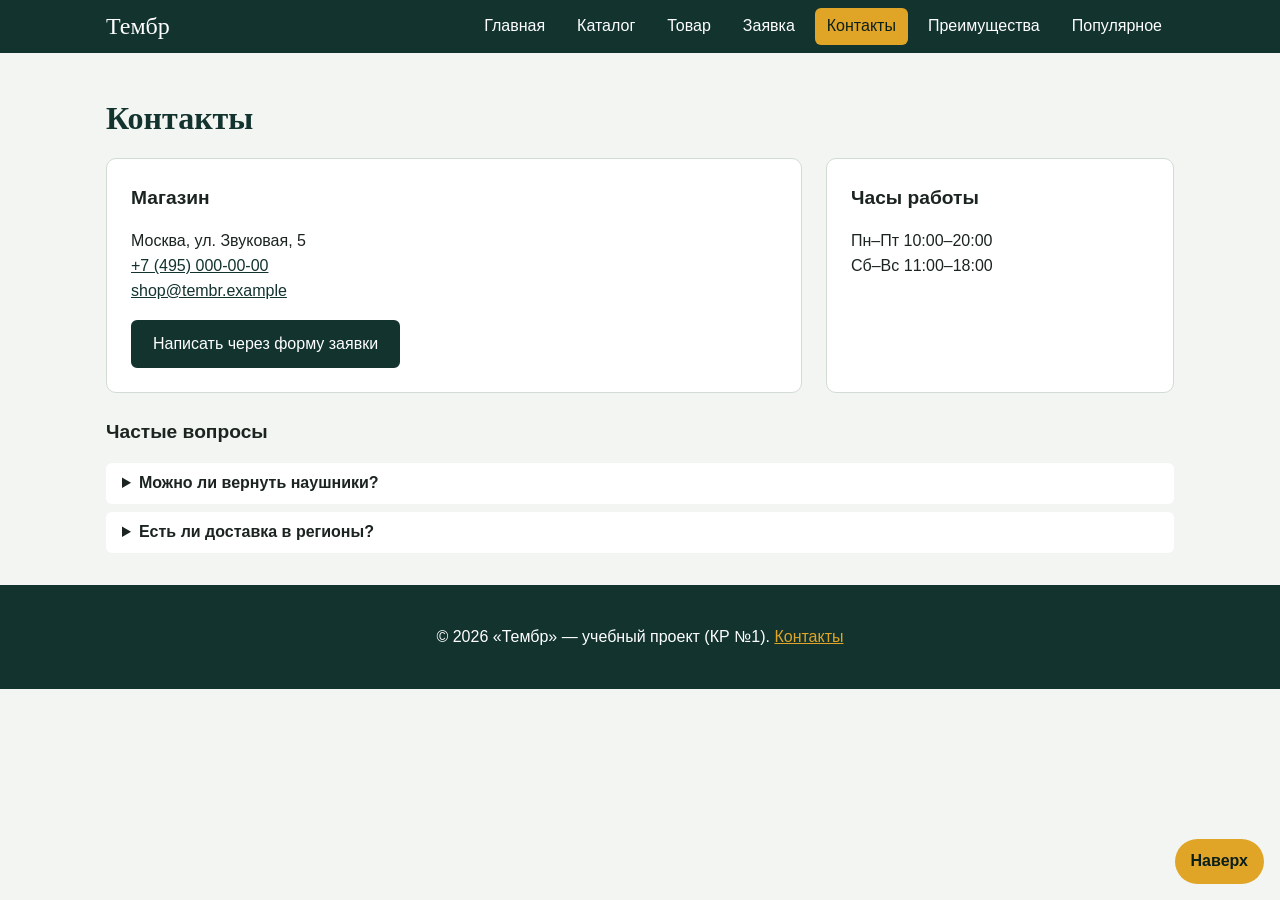
<file: contacts.html>
<!DOCTYPE html>
<html lang="ru">
<head>
  <meta charset="UTF-8">
  <meta name="viewport" content="width=device-width, initial-scale=1">
  <title>Контакты — Тембр</title>
  <meta name="description" content="Адрес, телефон и часы работы магазина наушников Тембр.">
  <link rel="stylesheet" href="css/style.css">
</head>
<body>
  <header class="site-header" id="top">
    <div class="site-header__inner">
      <a class="site-header__logo" href="index.html">Тембр</a>
      <nav class="site-nav" aria-label="Основное меню">
        <ul class="site-nav__list">
          <li class="site-nav__item"><a class="site-nav__link" href="index.html">Главная</a></li>
          <li class="site-nav__item"><a class="site-nav__link" href="catalog.html">Каталог</a></li>
          <li class="site-nav__item"><a class="site-nav__link" href="product.html">Товар</a></li>
          <li class="site-nav__item"><a class="site-nav__link" href="order.html">Заявка</a></li>
          <li class="site-nav__item"><a class="site-nav__link site-nav__link--active" href="contacts.html">Контакты</a></li>
          <li class="site-nav__item"><a class="site-nav__link" href="index.html#advantages">Преимущества</a></li>
          <li class="site-nav__item"><a class="site-nav__link" href="index.html#popular">Популярное</a></li>
        </ul>
      </nav>
    </div>
  </header>
  <main class="page">
    <h1 class="section__title">Контакты</h1>
    <div class="contacts">
      <section class="contacts__info">
        <h2 class="contacts__title">Магазин</h2>
        <p>Москва, ул. Звуковая, 5<br><a href="tel:+74950000000">+7 (495) 000-00-00</a><br><a href="mailto:shop@tembr.example">shop@tembr.example</a></p>
        <a class="button" href="order.html">Написать через форму заявки</a>
      </section>
      <aside class="contacts__hours">
        <h2 class="contacts__title">Часы работы</h2>
        <p>Пн–Пт 10:00–20:00<br>Сб–Вс 11:00–18:00</p>
      </aside>
      <section class="contacts__faq">
        <h2 class="contacts__title">Частые вопросы</h2>
        <details class="faq"><summary class="faq__question">Можно ли вернуть наушники?</summary><p>Да, в течение 30 дней.</p></details>
        <details class="faq"><summary class="faq__question">Есть ли доставка в регионы?</summary><p>Да, по всей России.</p></details>
      </section>
    </div>
  </main>
  <footer class="site-footer">
    <p class="site-footer__text">© 2026 «Тембр» — учебный проект (КР №1).
      <a class="site-footer__link" href="index.html#contacts">Контакты</a></p>
  </footer>
  <a class="to-top" href="#top">Наверх</a>

</body>
</html>
</file>
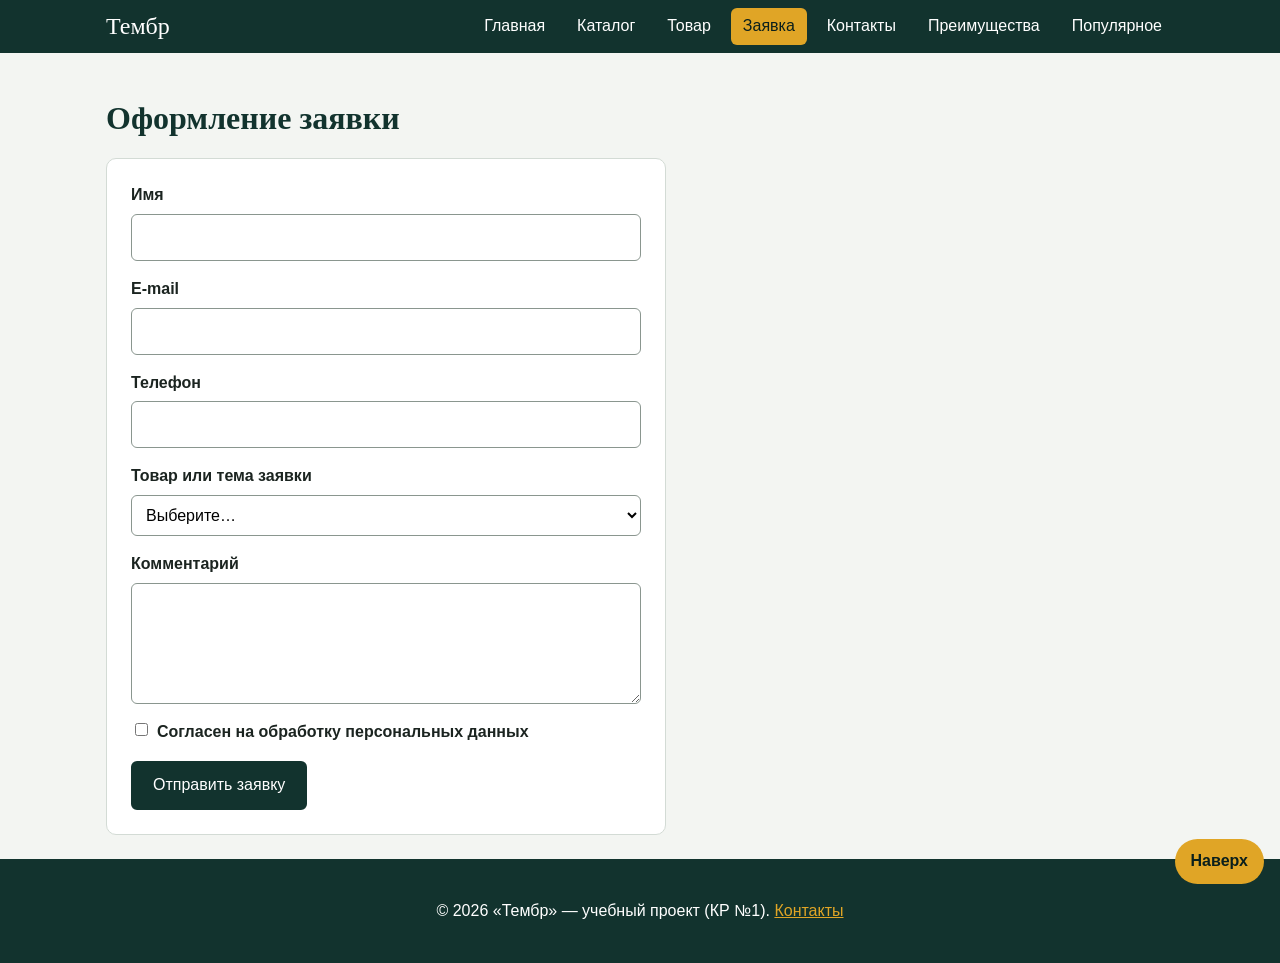
<file: order.html>
<!DOCTYPE html>
<html lang="ru">
<head>
  <meta charset="UTF-8">
  <meta name="viewport" content="width=device-width, initial-scale=1">
  <title>Заявка — Тембр</title>
  <meta name="description" content="Оставьте заявку на покупку или консультацию в магазине Тембр.">
  <link rel="stylesheet" href="css/style.css">
</head>
<body>
  <header class="site-header" id="top">
    <div class="site-header__inner">
      <a class="site-header__logo" href="index.html">Тембр</a>
      <nav class="site-nav" aria-label="Основное меню">
        <ul class="site-nav__list">
          <li class="site-nav__item"><a class="site-nav__link" href="index.html">Главная</a></li>
          <li class="site-nav__item"><a class="site-nav__link" href="catalog.html">Каталог</a></li>
          <li class="site-nav__item"><a class="site-nav__link" href="product.html">Товар</a></li>
          <li class="site-nav__item"><a class="site-nav__link site-nav__link--active" href="order.html">Заявка</a></li>
          <li class="site-nav__item"><a class="site-nav__link" href="contacts.html">Контакты</a></li>
          <li class="site-nav__item"><a class="site-nav__link" href="index.html#advantages">Преимущества</a></li>
          <li class="site-nav__item"><a class="site-nav__link" href="index.html#popular">Популярное</a></li>
        </ul>
      </nav>
    </div>
  </header>
  <main class="page">
    <h1 class="section__title">Оформление заявки</h1>
    <form class="order-form order-form--page" action="#" method="post">
      <div class="order-form__field"><label class="order-form__label" for="name">Имя</label>
        <input class="order-form__input" id="name" name="name" type="text" autocomplete="name" required></div>
      <div class="order-form__field"><label class="order-form__label" for="email">E-mail</label>
        <input class="order-form__input" id="email" name="email" type="email" autocomplete="email" required></div>
      <div class="order-form__field"><label class="order-form__label" for="phone">Телефон</label>
        <input class="order-form__input" id="phone" name="phone" type="tel" autocomplete="tel" required></div>
      <div class="order-form__field"><label class="order-form__label" for="topic">Товар или тема заявки</label>
        <select class="order-form__input" id="topic" name="topic" required>
          <option value="">Выберите…</option><option>Тембр Studio 1</option><option>Тембр Air</option>
          <option>Тембр Sport</option><option>Консультация</option></select></div>
      <div class="order-form__field"><label class="order-form__label" for="comment">Комментарий</label>
        <textarea class="order-form__input" id="comment" name="comment" rows="4"></textarea></div>
      <div class="order-form__field order-form__field--check">
        <input id="agree" name="agree" type="checkbox" required>
        <label class="order-form__label" for="agree">Согласен на обработку персональных данных</label></div>
      <div class="order-form__actions"><button class="button" type="submit">Отправить заявку</button></div>
    </form>
  </main>
  <footer class="site-footer">
    <p class="site-footer__text">© 2026 «Тембр» — учебный проект (КР №1).
      <a class="site-footer__link" href="index.html#contacts">Контакты</a></p>
  </footer>
  <a class="to-top" href="#top">Наверх</a>

</body>
</html>
</file>
<file: css/style.css>
/* ===== Переменные ===== */
:root {
  --color-bg: #f3f5f2;
  --color-surface: #ffffff;
  --color-text: #1b2420;
  --color-primary: #12332e;
  --color-primary-dark: #0a1f1c;
  --color-accent: #e0a526;
  --color-border: #d3dbd5;
  --color-danger: #b00020;
  --space-sm: 8px;
  --space-md: 16px;
  --space-lg: 24px;
  --radius-sm: 6px;
  --radius-md: 10px;
  --font-base: "Segoe UI", Roboto, Arial, sans-serif;
  --font-title: Georgia, "Times New Roman", serif;
}

/* ===== База ===== */
*, *::before, *::after { box-sizing: border-box; }
html { scroll-behavior: smooth; scroll-padding-top: 80px; }
body { margin: 0; font-family: var(--font-base); color: var(--color-text); background: var(--color-bg); line-height: 1.55; }
img { max-width: 100%; height: auto; display: block; }
a { color: var(--color-primary); }
a:focus-visible, input:focus-visible, select:focus-visible, textarea:focus-visible, summary:focus-visible, button:focus-visible {
  outline: 3px solid var(--color-accent); outline-offset: 3px;
}
.page { max-width: 1100px; margin: 0 auto; padding: var(--space-lg) var(--space-md); }
.section { margin-bottom: 48px; }
.section__title, .hero__title, .product-page__title { font-family: var(--font-title); color: var(--color-primary); line-height: 1.2; }

/* ===== Шапка (sticky) и навигация (flex) ===== */
.site-header { position: sticky; top: 0; z-index: 100; background: var(--color-primary); }
.site-header__inner { max-width: 1100px; margin: 0 auto; padding: var(--space-sm) var(--space-md);
  display: flex; flex-wrap: wrap; align-items: center; justify-content: space-between; gap: var(--space-md); }
.site-header__logo { font-family: var(--font-title); font-size: 1.5rem; color: #fff; text-decoration: none; }
.site-nav__list { display: flex; flex-wrap: wrap; gap: var(--space-sm); margin: 0; padding: 0; list-style: none; }
.site-nav__link { display: block; padding: 6px 12px; color: #fff; text-decoration: none; border-radius: var(--radius-sm); }
.site-nav__link:hover { background: var(--color-primary-dark); }
.site-nav__link--active { background: var(--color-accent); color: var(--color-primary-dark); }
.site-nav__link--active:hover { background: var(--color-accent); }
.site-header a:focus-visible { outline-color: #fff; }

/* ===== Кнопки ===== */
.button { display: inline-block; padding: 10px 20px; border: 2px solid var(--color-primary); border-radius: var(--radius-sm);
  background: var(--color-primary); color: #fff; font: inherit; text-decoration: none; cursor: pointer; }
.button:hover { background: var(--color-primary-dark); }
.button:focus-visible { outline: 3px solid var(--color-accent); outline-offset: 3px; }
.button--secondary { background: transparent; color: var(--color-primary); }
.button--secondary:hover { background: var(--color-primary); color: #fff; }
button:disabled, .button--disabled { opacity: 0.6; cursor: not-allowed; }

/* ===== Hero ===== */
.hero { padding: 56px var(--space-lg); margin-bottom: 48px; border-radius: var(--radius-md); background: var(--color-surface); border-left: 8px solid var(--color-accent); }
.hero__title { font-size: clamp(1.9rem, 5vw, 3rem); margin: 0 0 var(--space-md); max-width: 18ch; }
.hero__text { max-width: 55ch; font-size: 1.1rem; }
.hero__actions { display: flex; flex-wrap: wrap; gap: var(--space-md); margin-top: var(--space-lg); }

/* ===== Преимущества (grid) ===== */
.advantages { display: grid; grid-template-columns: repeat(auto-fit, minmax(220px, 1fr)); gap: var(--space-md); padding: 0; list-style: none; }
.advantages__item { padding: var(--space-lg); background: var(--color-surface); border-top: 4px solid var(--color-accent); border-radius: var(--radius-sm); }
.advantages__title { margin: 0 0 var(--space-sm); }

/* ===== Каталог и карточки ===== */
.catalog-layout { display: grid; grid-template-columns: 240px 1fr; gap: var(--space-lg); align-items: start; }
.catalog-grid { display: grid; grid-template-columns: repeat(auto-fill, minmax(240px, 1fr)); gap: var(--space-lg); }
.product-card { position: relative; display: flex; flex-direction: column; gap: var(--space-sm); padding: var(--space-md);
  background: var(--color-surface); border: 1px solid var(--color-border); border-radius: var(--radius-md); transition: border-color .15s; }
.product-card:hover { border-color: var(--color-primary); }
.product-card__badge { position: absolute; top: 10px; left: 10px; z-index: 1; padding: 2px 10px; border-radius: 99px;
  background: var(--color-accent); color: var(--color-primary-dark); font-size: .85rem; font-weight: 600; }
.product-card__image { border-radius: var(--radius-sm); }
.product-card__title { margin: 0; font-size: 1.15rem; }
.product-card__description { margin: 0; flex: 1; }
.product-card__price { margin: 0; font-size: 1.25rem; font-weight: 700; }
.product-card__old-price { font-weight: 400; color: #5d6a63; }
.product-card__button { text-align: center; }
.product-card--discount { border-color: var(--color-danger); }
.product-card--discount .product-card__price { color: var(--color-danger); }

/* ===== Фильтры (sticky) ===== */
.filters { position: sticky; top: 80px; padding: var(--space-md); background: var(--color-surface); border: 1px solid var(--color-border); border-radius: var(--radius-md); }
.filters__title { margin-top: 0; font-size: 1.1rem; }
.filters__group { border: 0; padding: 0; margin: 0 0 var(--space-md); }
.filters__legend { font-weight: 600; margin-bottom: var(--space-sm); }
.filters__label { display: block; margin-bottom: 6px; }
.filters__select { width: 100%; padding: 8px; margin-bottom: var(--space-md); border: 1px solid var(--color-border); border-radius: var(--radius-sm); font: inherit; }
.filters__button { width: 100%; }
.breadcrumbs { margin-bottom: var(--space-md); font-size: .95rem; }

/* ===== Страница товара ===== */
.product-page { display: grid; grid-template-columns: 1fr 280px; gap: var(--space-lg); align-items: start; }
.product-page__main { display: grid; grid-template-columns: 1fr 1fr; gap: var(--space-lg); }
.product-page__specs { grid-column: 1 / -1; }
.product-page__title { margin-top: 0; }
.product-page__price { font-size: 1.8rem; font-weight: 700; }
.product-page__actions { display: flex; flex-wrap: wrap; gap: var(--space-sm); }
.product-page__aside { padding: var(--space-md); background: var(--color-surface); border-radius: var(--radius-md); border: 1px solid var(--color-border); }
.product-page__aside-title { margin-top: 0; font-size: 1.1rem; }

/* ===== Таблица ===== */
.specs-table { width: 100%; border-collapse: collapse; background: var(--color-surface); }
.specs-table__caption { padding: var(--space-sm); text-align: left; font-weight: 600; }
.specs-table th, .specs-table td { padding: 10px 14px; border: 1px solid var(--color-border); text-align: left; }
.specs-table thead th { background: var(--color-primary); color: #fff; }
.specs-table tbody tr:nth-child(even) { background: var(--color-bg); }
.specs-table tbody tr:hover { background: #fbf1d8; }

/* ===== Формы ===== */
.order-form { display: grid; gap: var(--space-md); }
.order-form--page { max-width: 560px; padding: var(--space-lg); background: var(--color-surface); border-radius: var(--radius-md); border: 1px solid var(--color-border); }
.order-form__field { display: grid; gap: 6px; }
.order-form__field--check { grid-template-columns: auto 1fr; align-items: start; }
.order-form__label { font-weight: 600; }
.order-form__input { width: 100%; padding: 10px; font: inherit; border: 1px solid #8a968f; border-radius: var(--radius-sm); background: #fff; }
.order-form__input:hover { border-color: var(--color-primary); }
.order-form__input:user-invalid { border-color: var(--color-danger); }
.order-form__actions { display: flex; flex-wrap: wrap; gap: var(--space-sm); }

/* ===== Модальное окно (dialog) ===== */
.modal { width: min(420px, 92vw); padding: var(--space-lg); border: 0; border-radius: var(--radius-md); z-index: 200; }
.modal::backdrop { background: rgba(10, 31, 28, .6); }
.modal__title { margin-top: 0; font-family: var(--font-title); }

/* ===== Контакты ===== */
.contacts { display: grid; grid-template-columns: 2fr 1fr; gap: var(--space-lg); }
.contacts__faq { grid-column: 1 / -1; }
.contacts__info, .contacts__hours { padding: var(--space-lg); background: var(--color-surface); border-radius: var(--radius-md); border: 1px solid var(--color-border); }
.contacts__title { margin-top: 0; font-size: 1.2rem; }
.faq { margin-bottom: var(--space-sm); padding: var(--space-sm) var(--space-md); background: var(--color-surface); border-radius: var(--radius-sm); }
.faq__question { cursor: pointer; font-weight: 600; }

/* ===== Подвал и кнопка «Наверх» (fixed) ===== */
.site-footer { padding: var(--space-lg) var(--space-md); background: var(--color-primary); color: #fff; text-align: center; }
.site-footer__link { color: var(--color-accent); }
.to-top { position: fixed; right: var(--space-md); bottom: var(--space-md); z-index: 50; padding: 10px 16px;
  background: var(--color-accent); color: var(--color-primary-dark); border-radius: 99px; font-weight: 600; text-decoration: none; }
.to-top:hover { background: #f0b83d; }

/* ===== Адаптивность ===== */
@media (max-width: 800px) {
  .catalog-layout, .product-page, .product-page__main, .contacts { grid-template-columns: 1fr; }
  .filters { position: static; }
}
</file>
